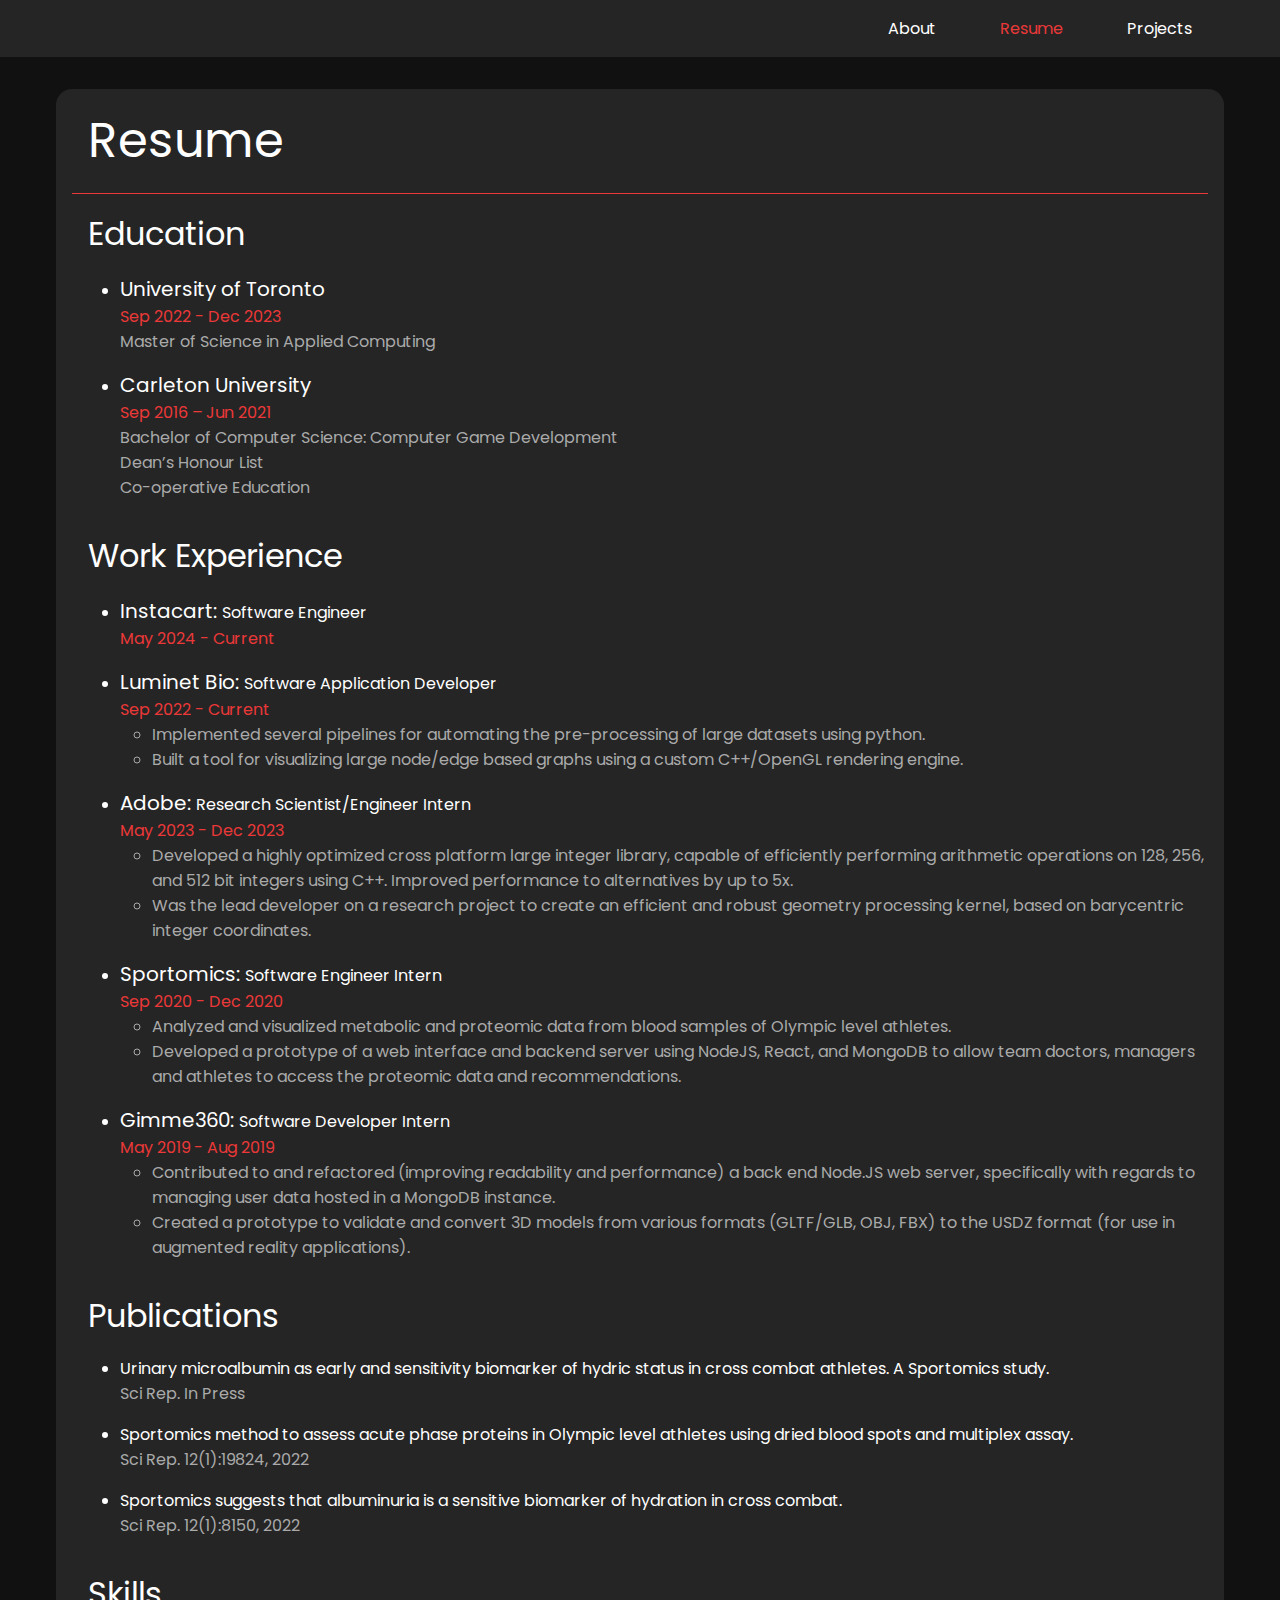
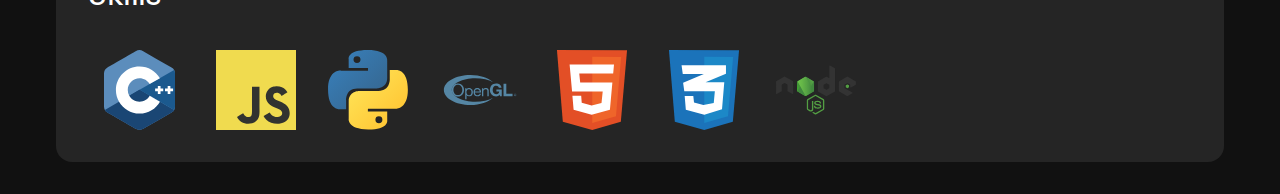
<file: index.html>
<!DOCTYPE html>
<html lang="en">
<head>
	<title>Lukas Jurisica</title>
	<meta charset="utf-8">
	<meta name="viewport" content="width=device-width, initial-scale=1">
	<!-- <link rel="icon" href="/icons/favicon.ico"> !-->
	<link rel="stylesheet" href="https://fonts.googleapis.com/css?family=Poppins">
	<link rel="stylesheet" href="common.css">
	<link rel="stylesheet" href="style.css">
	<script type="module" src="/script.js" defer></script>
</head>
<body>
	<nav id="navbar-container">
		<div id="navbar" class="content">
			<div class="nav-item">About</div>
			<div class="nav-item">Resume</div>
			<div class="nav-item">Projects</div>
		</div>
	</nav>
	<div class="content">
		<!-- About !-->
		<div id="about" class="sub-page hidden">
			<div class="header">About</div>
		</div>
		
		<!-- Resume !-->
		<div id="resume" class="sub-page hidden">
			<div class="header">Resume</div>
			
			<!-- Education !-->
			<div class="sub-header">Education</div>
			<ul class="base-list">
				<li>
					<div class="item-header">University of Toronto</div>
					<div class="item-flavor">Sep 2022 - Dec 2023</div>
					<div class="item-description">Master of Science in Applied Computing</div>
				</li>
				<li>
					<div class="item-header">Carleton University</div>
					<div class="item-flavor">Sep 2016 – Jun 2021</div>
					<div class="item-description">Bachelor of Computer Science: Computer Game Development</div>
					<div class="item-description">Dean’s Honour List</div>
					<div class="item-description">Co-operative Education</div>
				</li>
			</ul>
			
			<!-- Work Experience !-->
			<div class="sub-header">Work Experience</div>
			<ul class="base-list">
				<li>
					<div class="item-header">Instacart: <span class="item-sub-header">Software Engineer</span></div>
					<div class="item-flavor">May 2024 - Current</div>
				</li>
				<li>
					<div class="item-header">Luminet Bio: <span class="item-sub-header">Software Application Developer</span></div>
					<div class="item-flavor">Sep 2022 - Current</div>
					<ul class="item-description">
						<li>Implemented several pipelines for automating the pre-processing of large datasets using python.</li>
						<li>Built a tool for visualizing large node/edge based graphs using a custom C++/OpenGL rendering engine.</li>
					</ul>
				</li>
				<li>
					<div class="item-header">Adobe: <span class="item-sub-header">Research Scientist/Engineer Intern</span></div>
					<div class="item-flavor">May 2023 - Dec 2023</div>
					<ul class="item-description">
						<li>Developed a highly optimized cross platform large integer library, capable of efficiently performing arithmetic operations on 128, 256, and 512 bit integers using C++. Improved performance to alternatives by up to 5x.</li>
						<li>Was the lead developer on a research project to create an efficient and robust geometry processing kernel, based on barycentric integer coordinates.</li>
					</ul>
				</li>
				<li>
					<div class="item-header">Sportomics: <span class="item-sub-header">Software Engineer Intern</span></div>
					<div class="item-flavor">Sep 2020 - Dec 2020</div>
					<ul class="item-description">
						<li>Analyzed and visualized metabolic and proteomic data from blood samples of Olympic level athletes.</li>
						<li>Developed a prototype of a web interface and backend server using NodeJS, React, and MongoDB to allow team doctors, managers and athletes to access the proteomic data and recommendations.</li>
					</ul>
				</li>
				<li>
					<div class="item-header">Gimme360: <span class="item-sub-header">Software Developer Intern </span></div>
					<div class="item-flavor">May 2019 - Aug 2019</div>
					<ul class="item-description">
						<li>Contributed to and refactored (improving readability and performance) a back end Node.JS web server, specifically with regards to managing user data hosted in a MongoDB instance.</li>
						<li>Created a prototype to validate and convert 3D models from various formats (GLTF/GLB, OBJ, FBX) to the USDZ format (for use in augmented reality applications).</li>
					</ul>
				</li>
			</ul>
			
			<!-- Publications !-->
			<div class="sub-header">Publications</div>
			<ul class="base-list">
				<li>
					<div class="item-sub-header"><a class="plain">Urinary microalbumin as early and sensitivity biomarker of hydric status in cross combat athletes. A Sportomics study.</a></div>
					<div class="item-description">Sci Rep. In Press</div>
				</li>
				<li>
					<div class="item-sub-header"><a class="plain" href="https://www.nature.com/articles/s41598-022-23300-y">Sportomics method to assess acute phase proteins in Olympic level athletes using dried blood spots and multiplex assay.</a></div>
					<div class="item-description">Sci Rep. 12(1):19824, 2022</div>
				</li>
				<li>
					<div class="item-sub-header"><a class="plain" href="https://www.nature.com/articles/s41598-022-12079-7">Sportomics suggests that albuminuria is a sensitive biomarker of hydration in cross combat.</a></div>
					<div class="item-description">Sci Rep. 12(1):8150, 2022</div>
				</li>
			</ul>
			
			<!-- Skills !-->
			<div class="sub-header">Skills</div>
			<div class="icon-container">
				<img class="icon" src="/icons/c++.svg">
				<img class="icon" src="/icons/js.svg">
				<img class="icon" src="/icons/python.svg">
				<img class="icon" src="/icons/opengl.svg">
				<img class="icon" src="/icons/html.svg">
				<img class="icon" src="/icons/css.svg">
				<img class="icon" src="/icons/nodejs.svg">
			</div>
		</div>
		
		<!-- Projects !-->
		<div id="projects" class="sub-page hidden">
			<div class="header">Projects</div>
			
			<div class="project">
				<a href="https://github.com/LukasJurisica/ZoreEngine"><img src="/games/icons/games.png" class="project-thumbnail"></a>
				<div class="project-content">
					<a href="https://github.com/LukasJurisica/ZoreEngine" class="item-header">Zore Engine</a>
					<div class="item-description">A 2D/3D Rendering Engine/Game Framework that I use to develop all of my games. Written with C++, OpenGL, and minimal other dependencies.</div>
				</div>
			</div>
			
			<div class="project">
				<a href="/games/"><img src="/games/icons/games.png" class="project-thumbnail"></a>
				<div class="project-content">
					<a href="/games/" class="item-header">Games</a>
					<div class="item-description">A collection of random browser games</div>
				</div>
			</div>
			
		</div>
	</div>
</body>
</html>
</file>
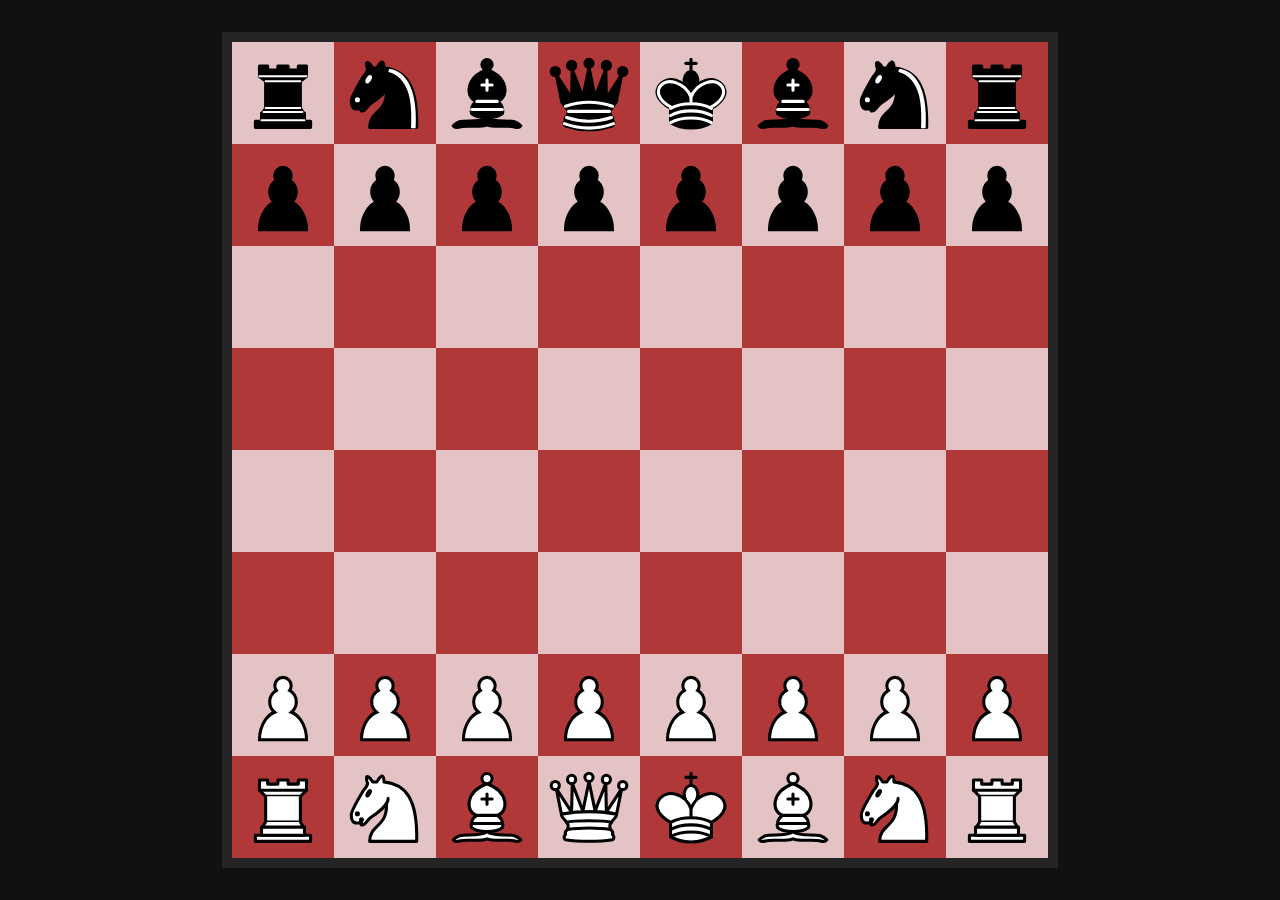
<file: chess/index.html>
<!DOCTYPE html>
<html lang="en">
<head>
	<title>Chess</title>
	<meta charset="utf-8">
	<meta name="viewport" content="width=device-width, initial-scale=1">
	<link rel="icon" href="./images/favicon.ico">
	<link rel="stylesheet" href="https://fonts.googleapis.com/css?family=Poppins">
	<link rel="stylesheet" href="/common.css">
	<link rel="stylesheet" href="/games/common.css">
	<link rel="stylesheet" href="./chess.css">
	<script type="module" src="./chess.js" defer></script>
</head>
<body>
	<div class="outer-board-container">
		<div class="inner-board-container">
			<div id="board"></div>
		</div>
	</div>
</body>
</html>
</file>
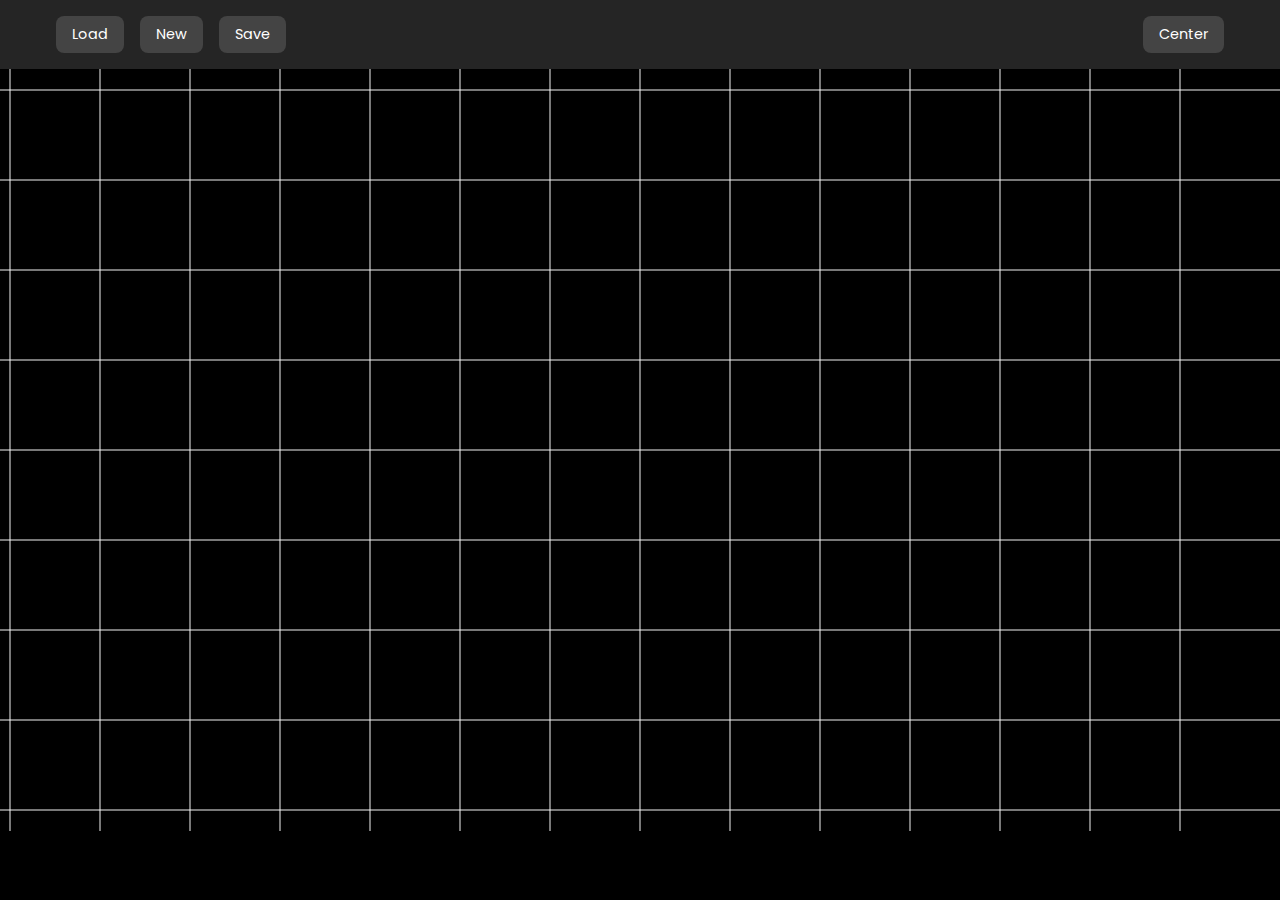
<file: level-editor/index.html>
<!DOCTYPE html>
<html>
	<head>
		<title>Zore Engine Level Editor</title>
		<meta name="viewport" content="width=device-width, initial-scale=1">
		<link rel="icon" href="/icons/favicon.ico">
		<link rel="stylesheet" href="https://fonts.googleapis.com/css?family=Poppins">
		<link rel="stylesheet" href="./style.css">
		<script type="module" src="./scripts/main.js" defer></script>
	</head>
	<body>
		<div class="tool-container">
			<div class="content">
				<div class="nav-group">
					<div class="standard-button">Load</div>
					<div class="standard-button">New</div>
					<div class="standard-button">Save</div>
				</div>
				<div class="standard-button" id="Center">Center</div>
			</div>
		</div>
		<canvas id="editor"></canvas>
	</body>
</html>
</file>
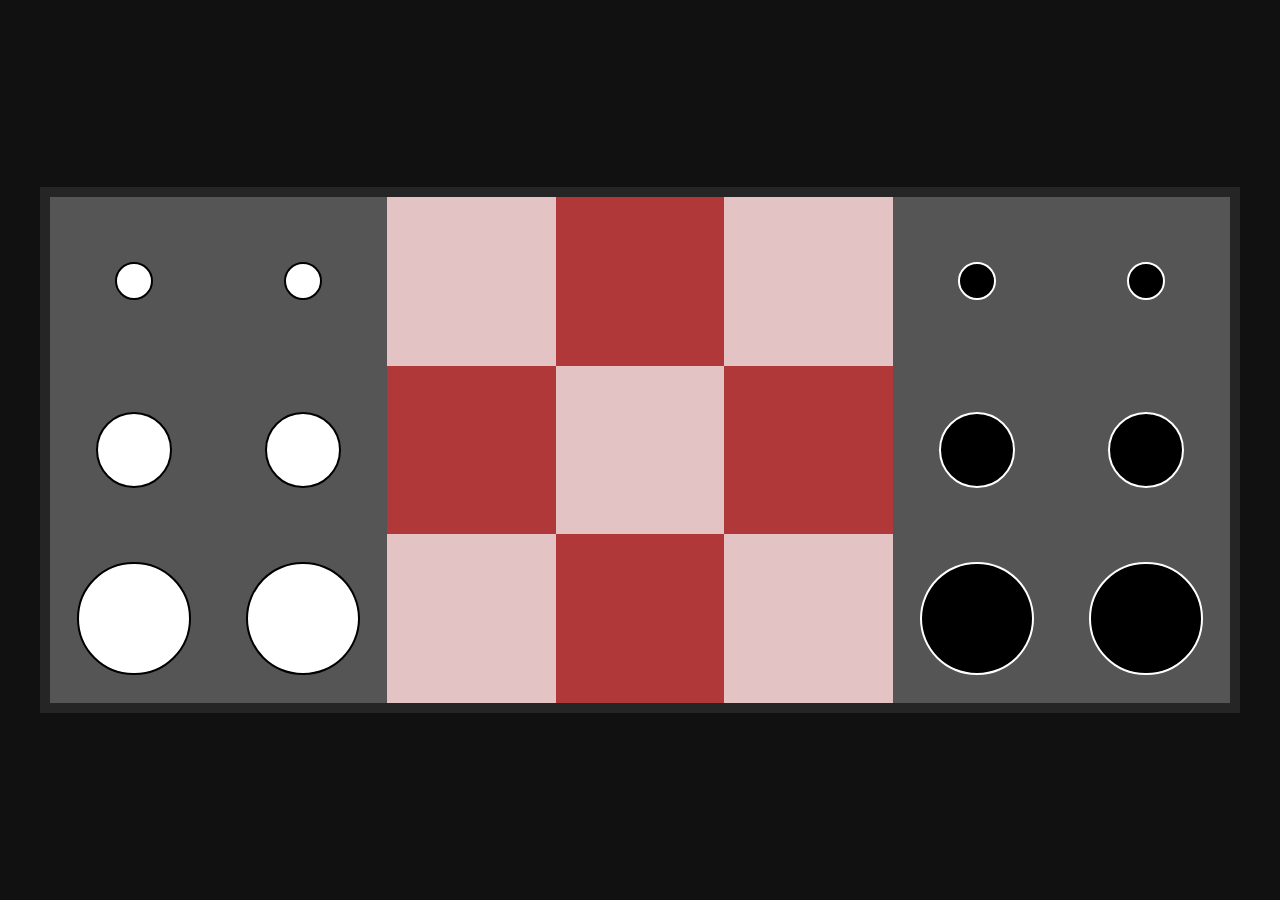
<file: tic-stac-toe/index.html>
<!DOCTYPE html>
<html lang="en">
<head>
	<title>Tic-Stac-Toe</title>
	<meta charset="utf-8">
	<meta name="viewport" content="width=device-width, initial-scale=1">
	<!-- <link rel="icon" href="./images/favicon.ico"> -->
	<link rel="stylesheet" href="https://fonts.googleapis.com/css?family=Poppins">
	<link rel="stylesheet" href="/common.css">
	<link rel="stylesheet" href="/games/common.css">
	<link rel="stylesheet" href="./tst.css">
	<script type="module" src="./tst.js" defer></script>
</head>
<body>
	<div class="outer-board-container">
		<div class="inner-board-container">
			<div id="board"></div>
		</div>
	</div>
	
	<div id="modal" class="">
		<div class="victory-popup">
			<div id="victory-popup-text">White Wins!</div>
			<div id="play-again-button">Play Again</div>
		</div>
	</div>
</body>
</html>
</file>
<file: common.css>
:root {
	color-scheme: dark;

	--colour-background: #111111;
	--colour-primary: #252525;
	--colour-secondary: #444444;
	--colour-hover: #383838;
	--colour-active: #454545;
	
	--colour-text-primary: #FFFFFF;
	--colour-text-secondary: #AAAAAA;
	--colour-highlight: #eb3838;
	
	--transition-speed: 0.25s;
}

html {
	font-size: 1rem;
	font-family: "Poppins", Verdana, Arial, sans-serif;
}

body {
	background-color: var(--colour-background);
	color: var(--colour-text-primary);
	display: flex;
	flex-direction: column;
	margin: 0;
	min-height: 100dvh;
}

* {
	-webkit-box-sizing: border-box;
	-moz-box-sizing: border-box;
	box-sizing: border-box;
}

.unselectable, img {
	-webkit-user-drag: none;
	-khtml-user-drag: none;
	-moz-user-drag: none;
	-o-user-drag: none;
	user-drag: none;
	-webkit-user-select: none;
	-khtml-user-select: none;
	-moz-user-select: none;
	-o-user-select: none;
	user-select: none;
}

.content {
	width: 100%;
	max-width: 1200px;
	margin: 0 auto 0 auto;
	padding: 0 1rem;
}

.thin-content {
	max-width: 800px;
	margin-bottom: 1rem;
}

.hidden {
	display: none !important;
}
</file>
<file: style.css>
/* --------------------------------------
/	Generic
/ -------------------------------------- */

html {
	overflow-y: scroll;
}

a.plain {
	color: inherit;
	text-decoration: none;
}

a.plain:hover {
	text-decoration: underline;
}

/* --------------------------------------
/	Navbar
/ -------------------------------------- */

#navbar-container {
	background-color: var(--colour-primary);
}

#navbar {
	display: flex;
	padding: 0 1rem;
	flex-direction: row;
	justify-content: end;
}

.nav-item {
	padding: 1rem 2rem;
	user-select: none;
	transition: background-color var(--transition-speed);
}

a.nav-item {
	text-decoration: none;
	color: inherit;
}

.nav-item:hover {
	background-color: var(--colour-hover);
	cursor: pointer;
}

.nav-item:active {
	background-color: var(--colour-active);
}

.nav-item.active {
	transition: color var(--transition-speed);
	color: var(--colour-highlight);
}

/* --------------------------------------
/	Sub Pages
/ -------------------------------------- */

.sub-page {
	background-color: var(--colour-primary);
	margin: 2rem 0;
	padding: 1rem;
	border-radius: 1rem;
}

.header {
	font-size: 3rem;
	padding: 0 1rem 1rem 1rem;
	border-bottom: 1px solid var(--colour-highlight);
}

.sub-header {
	font-size: 2rem;
	padding: 1rem;
}

ul {
	margin: 0;
	padding-left: 2rem;
}

.base-list {
	padding-left: 3rem;
}

.base-list > li {
	padding-bottom: 1rem; 
}

.item-header {
	font-size: 1.25rem;
}

a.item-header {
	text-decoration: none;
	color: inherit;
}

a.item-header:hover {
	text-decoration: underline;
}

.item-sub-header {
	font-size: 1rem;
}

.item-flavor {
	color: var(--colour-highlight);
}

.item-description {
	color: var(--colour-text-secondary);
}

.icon-container {
	display: flex;
	flex-wrap: wrap;
	align-items: center;
	padding: 0 1rem;
}

.icon {
	height: 7rem;
	aspect-ratio: 1;
	transition: padding var(--transition-speed);
	padding: 1rem;
}

.icon:hover {
	padding: 0.5rem;
}

.project {
	padding: 1rem;
	display: flex;
	flex-direction: row;
	align-items: center;
}

:nth-child(1 of div.project)  {
	padding-top: 1.5rem;
}

.project:not(:last-of-type) {
	border-bottom: 1px solid var(--colour-secondary);
}

.project-thumbnail {
	height: 6rem;
	padding: 0.5rem;
	transition: padding var(--transition-speed) ease;
}

.project-thumbnail:hover {
	padding: 0;
}

.project-content {
	padding-left: 1rem;
}

/* --------------------------------------
/	Responsiveness
/ -------------------------------------- */

@media screen and (max-width: 800px) {
	.header {
		font-size: 2rem;
		padding: 0 0.5rem 0.5rem 0.5rem;
	}
	
	.sub-header {
		font-size: 1.5rem;
		padding: 0.5rem;
	}
	
	ul {
		padding-left: 1rem;
	}
	
	.base-list {
		padding-left: 1.5rem;
	}

	.base-list > li {
		padding-bottom: 0.5rem;
	}
	
	.icon {
		height: unset;
		width: 20%;
	}
}

@media screen and (max-width: 600px) {
	.icon {
		height: unset;
		width: calc(100% / 3);
	}
	
	#navbar {
		justify-content: space-between;
	}
}
</file>
<file: games/common.css>
body {
	--colour-white: #E3C3C3;
	--colour-black: #B03838;
	--colour-white-selected: #d6b998;
	--colour-black-selected: #b06638;
}
</file>
<file: chess/chess.css>
.outer-board-container {
	height: 100dvh;
    overflow: auto;
    padding: 2rem;
    display: flex;
    align-items: center;
    justify-content: center;
}

.inner-board-container {
	height: 100%;
	aspect-ratio: 1/1;
	max-width: 100%;
	display: flex;
	justify-content: center;
	align-items: center;
}

#board {
	width: 100%;
	aspect-ratio: inherit;
	display: grid;
	grid-template-columns: repeat(8, 1fr);
	grid-template-rows: repeat(8, 1fr);
	border: 10px solid var(--colour-primary);
	background-color: var(--colour-white);
}

#board.flip {
	-webkit-transform: scaleY(-1);
	transform: scaleY(-1);
}

.tile {
	display: flex;
	align-items: center;
	padding: 5%;
	width: 100%;
	height: 100%;
	position: relative;
}

#board.flip .tile {
	-webkit-transform: scaleY(-1);
	transform: scaleY(-1);
}

.tile.black {
	background-color: var(--colour-black);
}

.tile.white.selected {
	background-color: var(--colour-white-selected);
}

.tile.black.selected {
	background-color: var(--colour-black-selected);
}

.tile.move::after {
	background-image: url('/chess/images/move.svg');
    background-size: 100% 100%;
    width: 100%;
    height: 100%;
	position: absolute;
	left: 0;
	right: 0;
    content:"";
}

.tile.move:has(img)::after {
	background-image: url('/chess/images/capture.svg');
}

.tile>img {
	width: 100%;
	height: 100%;
	pointer-events: none;
}
</file>
<file: level-editor/style.css>
/*========================================================================
 General
========================================================================*/

:root {
	--colour-background: #111111;
	--colour-primary: #252525;
	--colour-secondary: #444444;
	--colour-highlight: #eb3838;
	--colour-text-primary: #FFFFFF;
	--colour-text-secondary: #AAAAAA;
	--colour-button-hover: var(--colour-highlight);
	
	--hover-speed: 0.3s;
}

* {
	-webkit-box-sizing: border-box;
	-moz-box-sizing: border-box;
	box-sizing: border-box;
}

html {
	font-size: 1rem;
	font-family: "Poppins", Verdana, Arial, sans-serif;
	color: var(--colour-text-primary);
}

body {
	display: flex;
	flex-direction: column;
	margin: 0;
	min-height: 100vh;
}

.content {
	width: 100%;
	max-width: 1200px;
	margin: 0 auto;
	padding: 0 1rem;
}

.standard-button {
	font-size: 90%;
	color: #FFFFFF;
	background-color: var(--colour-secondary);
	padding: 0.5rem 1rem;
	display: inline-block;
	border-radius: 0.5rem;
	user-select: none;
	transition: background-color var(--hover-speed) ease;
}

.standard-button:hover {
	background-color: var(--colour-highlight);
	text-decoration: none;
	cursor: pointer;
}

.standard-button:active {
	filter: brightness(75%);
}

.standard-input {
	border-radius: 0.5rem;
	padding: 0.5rem 0.75rem;
	width: 5rem;
	border: 1px solid black;
}

.standard-input:focus {
	border: 1px solid black;
	outline: none;
}

.hidden {
	display: none;
}

.hide-overflow {
	overflow: hidden;
}

.tool-container {
	background-color: var(--colour-primary);
	padding: 1rem 0;
	position: absolute;
	width: 100vw;
	left: 0;
	top: 0;
}

.tool-container>.content {
	display: flex;
	flex-direction: row;
	justify-content: space-between;
	gap: 1rem;
}

.nav-group {
	display: flex;
	flex-direction: row;
	gap: 1rem;
}

canvas {
	aspect-ratio: unset;
}

#editor {
	width: 100vw;
	height: 100vh;
	background-color: #000000;
}
</file>
<file: tic-stac-toe/tst.css>
:root {
	--flip-black: 1;
	--colour-bench: #555555;
	--colour-selected: #dd00ff;
}

/* Board */

.outer-board-container {
	height: 100dvh;
    overflow: auto;
    padding: 2rem;
    display: flex;
    align-items: center;
    justify-content: center;
}

.inner-board-container {
	height: 100%;
	aspect-ratio: 7/3;
	max-width: calc(min(1200px, 100%));
	display: flex;
	justify-content: center;
	align-items: center;
}

#board {
	width: 100%;
	aspect-ratio: inherit;
	display: grid;
	grid-auto-flow: column;
	grid-template-columns: repeat(7, 1fr);
	grid-template-rows: repeat(3, 1fr);
	box-sizing: content-box;
	border: 10px solid var(--colour-primary);
	transition: 0.5s filter ease-in;
}

#board.blurred {
	filter: blur(1rem);
}

/* Tiles */

.tile {
	background-color: var(--colour-bench);
	padding: 5%;
	display: flex;
	align-items: center;
	justify-content: center;
}

.tile.white {
	background-color: var(--colour-white);
}

.tile.black {
	background-color: var(--colour-black);
}

.tile.selected > .piece {
	border: 4px solid var(--colour-selected);
}

/* PIECES */

.piece {
	border-radius: 50%;
	pointer-events: none;
}

.piece.white {
	background-color: #FFFFFF;
	border: 2px solid #000000;
}

.piece.black {
	background-color: #000000;
	border: 2px solid #FFFFFF;
}

.piece.small {
	width: 25%;
	height: 25%;
}

.piece.medium {
	width: 50%;
	height: 50%;
}

.piece.large {
	width: 75%;
	height: 75%;
}

/* Modal */

#modal {
	width: 100dvw;
	height: 100dvh;
	display: flex;
	flex-direction: column;
	align-items: center;
	justify-content: center;
	background-color: rgba(0, 0, 0, 0.6);
	position: absolute;
	left: 0;
	right: 0;
}

.victory-popup {
	font-weight: bold;
	display: flex;
	flex-direction: column;
	background-color: var(--colour-bench);
	border: 5px solid var(--colour-black);
	width: 300px;
	align-items: center;
	padding: 2.5rem;
	border-radius: 1rem;
	gap: 1rem;
}

#victory-popup-text {
	font-size: 2rem;
	user-select: none;
}

#play-again-button {
	font-size: 1.25rem;	
	padding: 0.5rem 2rem;
	border-radius: 1rem;
	background-color: var(--colour-white);
	color: #000000;
	border: 2px solid var(--colour-black);
	color: var(--colour-black);
	user-select: none;
	cursor: pointer;
	transition: background-color var(--transition-speed) ease;
	transition: color var(--transition-speed) ease;
}

#play-again-button:hover {
	border: 2px solid var(--colour-white);
	background-color: var(--colour-black);
	color: var(--colour-white);
}

@media (max-aspect-ratio: 1) {
    .inner-board-container {
		aspect-ratio: 3/7;
	}
	
	#board {
		grid-auto-flow: row;
		grid-template-columns: repeat(3, 1fr);
		grid-template-rows: repeat(7, 1fr);
	}
}
</file>
